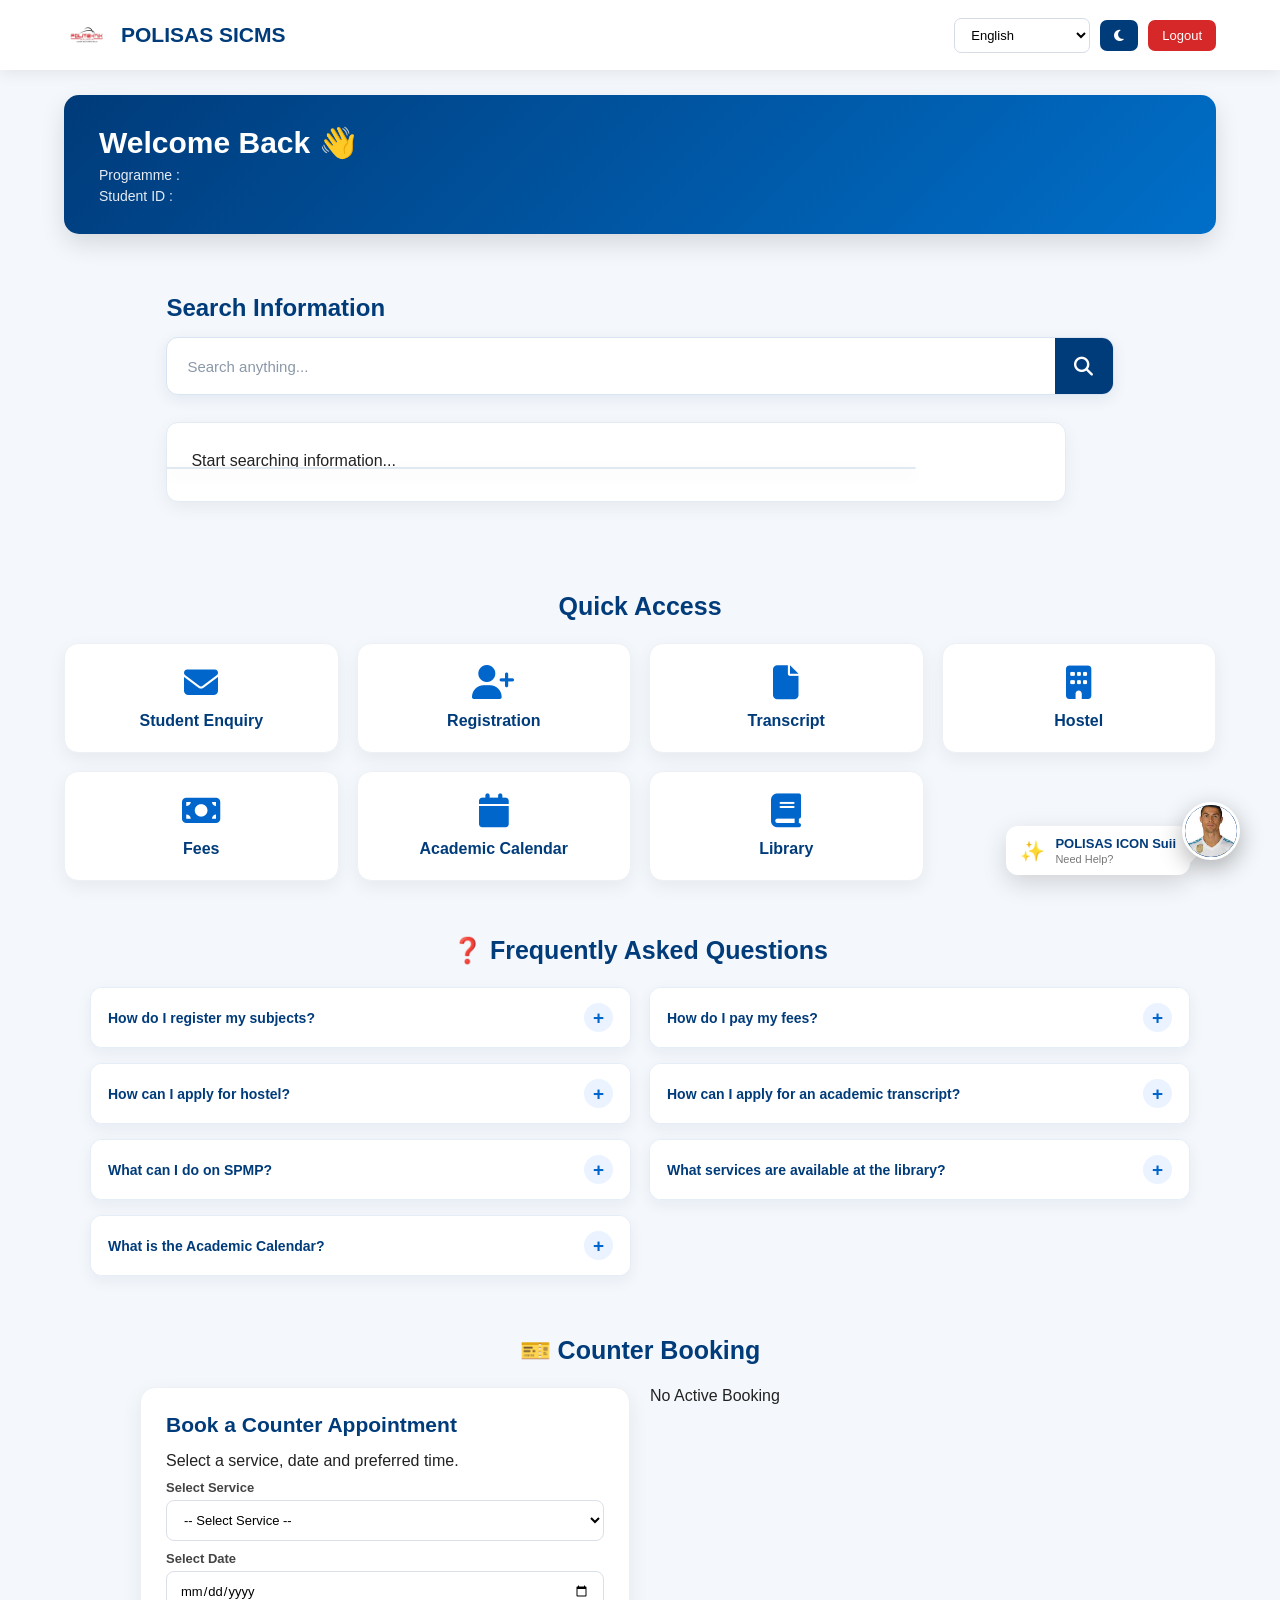
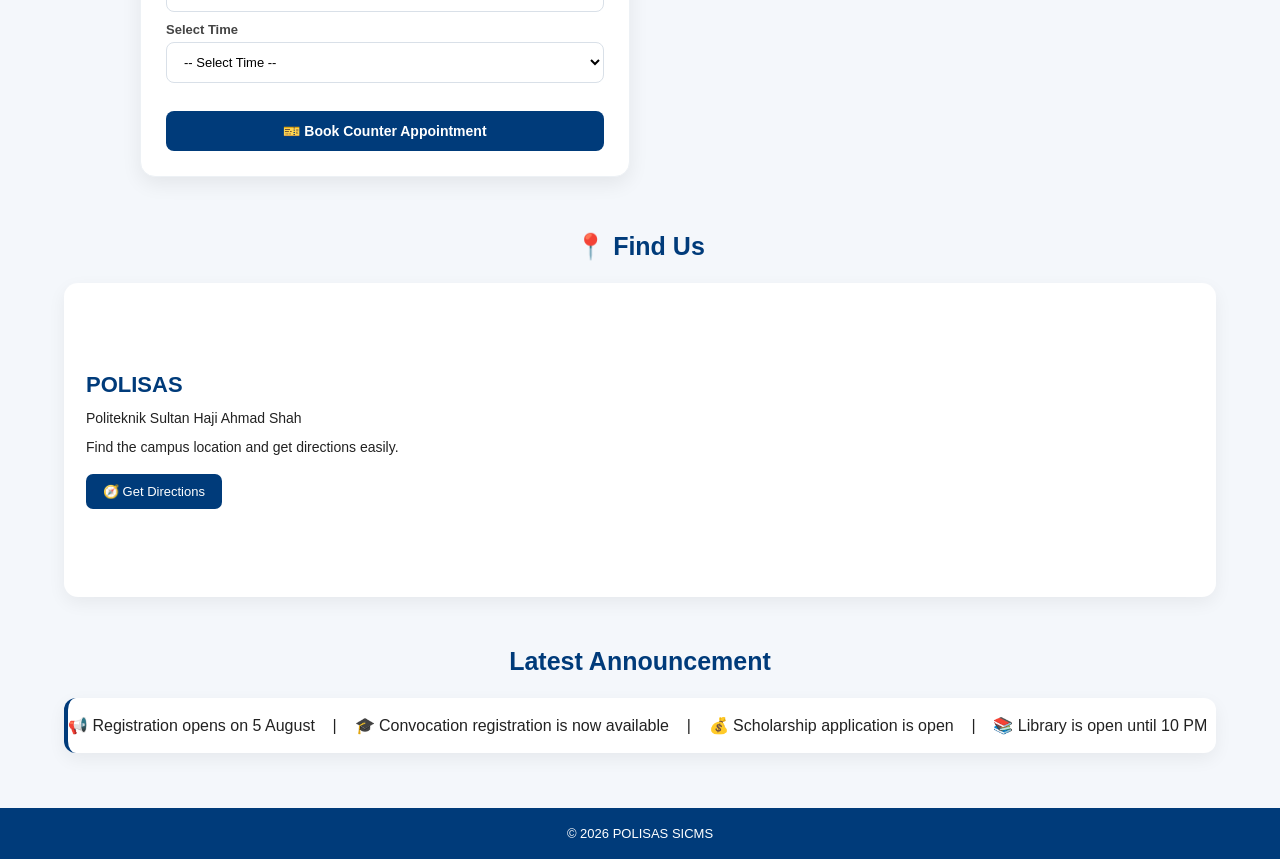
<file: index.html>
<!DOCTYPE html>
<html lang="en">

<head>

<meta charset="UTF-8">

<meta name="viewport" content="width=device-width, initial-scale=1.0">


<title>
POLISAS SICMS Dashboard
</title>


<link rel="stylesheet" href="css/style.css">


<link rel="stylesheet"
href="https://cdnjs.cloudflare.com/ajax/libs/font-awesome/6.5.2/css/all.min.css">


</head>


<body>


<!-- NAVBAR -->

<header>


<div class="logo">


<img src="images/download.png">


<h2>
POLISAS SICMS
</h2>


</div>



<div class="nav-right">


<select id="language">

<option>
English
</option>

<option>
Bahasa Melayu
</option>

</select>



<button id="darkModeBtn">

<i class="fa-solid fa-moon"></i>

</button>


<button id="logoutBtn">

Logout

</button>


</div>



</header>





<!-- WELCOME SECTION -->


<section class="welcome">


<div>


<h1 id="welcomeTitle">
Welcome Back 👋
</h1>


<h2 id="studentName">

Student Name

</h2>


<p id="studentProgramme">

Programme

</p>


<p id="studentID">

Student ID

</p>


</div>


</section>







<!-- SEARCH -->


<section class="search-section">


<h2 id="searchTitle">
Search Information
</h2>



<div class="search-box">



<input 
type="text"
id="searchInput"
placeholder="Search anything...">



<button id="searchBtn">

<i class="fa-solid fa-search"></i>

</button>


</div>

<div id="suggestions"></div>

<div id="result">

Start searching information...

</div>



</section>







<!--  ACCESS -->


<section>


<h2 class="title" id="quickAccessTitle">

======Quick Access=======

</h2>



<div class="cards">

    
<div class="card" id="studentEnquiryCard">

    <i class="fa-solid fa-envelope"></i>

    <h3>Student Enquiry</h3>

</div>




<div class="card" data-search="registration">

<i class="fa-solid fa-user-plus"></i>

<h3>
Registration
</h3>

</div>




<div class="card" data-search="transcript">

<i class="fa-solid fa-file"></i>

<h3>
Transcript
</h3>

</div>





<div class="card" data-search="hostel">

<i class="fa-solid fa-building"></i>

<h3>
Hostel
</h3>

</div>





<div class="card" data-search="fees">

<i class="fa-solid fa-money-bill"></i>

<h3>
Fees
</h3>

</div>





<div class="card" data-search="calendar">

<i class="fa-solid fa-calendar"></i>

<h3>
Academic Calendar
</h3>

</div>





<div class="card" data-search="library">

<i class="fa-solid fa-book"></i>

<h3>
Library
</h3>

</div>



</div>


</section>


<!-- STUDENT ENQUIRY FORM -->
<section class="enquiry-section" id="enquiryPanel" hidden>

    <h2 class="title">
        📝 Student Enquiry Form
    </h2>

    <div class="enquiry-container">

        <p>
            Have a question? Submit your enquiry to POLISAS counter staff.
        </p>

        <form id="enquiryForm">

            <label for="enquiryName">Student Name *</label>
            <input
                type="text"
                id="enquiryName"
                placeholder="Enter your full name"
                required
            >

            <label for="enquiryStudentID">Student ID *</label>
            <input
                type="text"
                id="enquiryStudentID"
                placeholder="Enter your student ID"
                required
            >

            <label for="enquiryTopic">Enquiry Topic *</label>
            <select id="enquiryTopic" required>
                <option value="">Select a topic</option>
                <option value="Registration">Registration</option>
                <option value="Fees">Fees / Payment</option>
                <option value="Hostel">Hostel</option>
                <option value="Transcript">Transcript</option>
                <option value="SPMP">SPMP</option>
                <option value="Academic">Academic Matters</option>
                <option value="Other">Other</option>
            </select>

            <label for="enquiryQuestion">Your Question *</label>
            <textarea
                id="enquiryQuestion"
                rows="5"
                placeholder="Describe your question here..."
                required
            ></textarea>

            <p id="enquiryStatus" role="status"></p>

            <button type="submit" class="enquiry-submit">
                <i class="fa-solid fa-paper-plane"></i>
                Submit Enquiry
            </button>

            <button
                type="button"
                id="closeEnquiry"
                class="enquiry-cancel"
            >
                Back to Dashboard
            </button>

        </form>

        

    </div>

    

</section>


<!-- ===================================
        FAQ SECTION — V8
=================================== -->

<section class="faq-section">

    <h2 class="title" id ="faqtitle">
        ❓ Frequently Asked Questions
    </h2>

    <div class="faq-container">

        <div class="faq-item">

            <button class="faq-question">
                How do I register my subjects?
                <span>+</span>
            </button>

            <div class="faq-answer">
                <p>
                    Login to the SPMP Portal, select Course Registration,
                    choose your available subjects, then confirm and submit
                    your registration.
                </p>
            </div>

        </div>


        <div class="faq-item">

            <button class="faq-question">
                How do I pay my fees?
                <span>+</span>
            </button>

            <div class="faq-answer">
                <p>
                    Check your tuition fee amount, proceed to the official
                    payment system, complete the payment and keep your receipt.
                </p>
            </div>

        </div>


        <div class="faq-item">

            <button class="faq-question">
                How can I apply for hostel?
                <span>+</span>
            </button>

            <div class="faq-answer">
                <p>
                    Prepare your student information, complete the hostel
                    application form, prepare supporting documents and submit
                    your application through the Student Affairs Department.
                </p>
            </div>

        </div>


        <div class="faq-item">

            <button class="faq-question">
                How can I apply for an academic transcript?
                <span>+</span>
            </button>

            <div class="faq-answer">
                <p>
                    Login to the student portal, select Transcript Application,
                    fill in the required details and submit your request.
                </p>
            </div>

        </div>


        <div class="faq-item">

            <button class="faq-question">
                What can I do on SPMP?
                <span>+</span>
            </button>

            <div class="faq-answer">
                <p>
                    SPMP provides access to course registration, academic
                    results, student information and announcements.
                </p>
            </div>

        </div>


        <div class="faq-item">

            <button class="faq-question">
                What services are available at the library?
                <span>+</span>
            </button>

            <div class="faq-answer">
                <p>
                    The library provides book borrowing, digital resources
                    and study facilities.
                </p>
            </div>

        </div>


        <div class="faq-item">

            <button class="faq-question">
                What is the Academic Calendar?
                <span>+</span>
            </button>

            <div class="faq-answer">
                <p>
                    The Academic Calendar contains important academic dates
                    such as semester dates, registration periods,
                    examination schedules and holidays.
                </p>
            </div>

        </div>

    </div>

</section>


<!-- ===================================
        COUNTER BOOKING SYSTEM
=================================== -->

<section class="booking-section">

    <h2 class="title">
        🎫 Counter Booking
    </h2>

    <div class="booking-container">

        <!-- BOOKING FORM -->

        <div class="booking-form">

            <h2>
                Book a Counter Appointment
            </h2>

            <p>
                Select a service, date and preferred time.
            </p>


            <!-- SERVICE -->

            <label for="bookingService">
                Select Service
            </label>

            <select id="bookingService">

                <option value="">
                    -- Select Service --
                </option>

                <option value="Student Registration">
                    Student Registration
                </option>

                <option value="Transcript">
                    Transcript
                </option>

                <option value="Fees">
                    Fees / Payment
                </option>

                <option value="Hostel">
                    Hostel
                </option>

                <option value="Student Affairs">
                    Student Affairs
                </option>

                <option value="Other">
                    Other
                </option>

            </select>


            <!-- DATE -->

            <label for="bookingDate">
                Select Date
            </label>

            <input
                type="date"
                id="bookingDate"
            >


            <!-- TIME -->

            <label for="bookingTime">
                Select Time
            </label>

            <select id="bookingTime">

                <option value="">
                    -- Select Time --
                </option>

                <option value="8:00 AM - 9:00 AM">
                    8:00 AM - 9:00 AM
                </option>

                <option value="9:00 AM - 10:00 AM">
                    9:00 AM - 10:00 AM
                </option>

                <option value="10:00 AM - 11:00 AM">
                    10:00 AM - 11:00 AM
                </option>

                <option value="11:00 AM - 12:00 PM">
                    11:00 AM - 12:00 PM
                </option>

                <option value="2:00 PM - 3:00 PM">
                    2:00 PM - 3:00 PM
                </option>

                <option value="3:00 PM - 4:00 PM">
                    3:00 PM - 4:00 PM
                </option>

            </select>


            <!-- ERROR -->

            <p
                id="bookingError"
                class="booking-error">
            </p>


            <!-- BUTTON -->

            <button
                id="bookCounterBtn"
                class="booking-btn">

                🎫 Book Counter Appointment

            </button>

        </div>


        <!-- BOOKING RESULT -->

        <div
            id="bookingResult"
            class="booking-result">

            <div class="booking-placeholder">

                <span>
                    🎫
                </span>

                <h3>
                    No Active Booking
                </h3>

                <p>
                    Your booking information
                    will appear here.
                </p>

            </div>

        </div>

    </div>

</section>

<!-- ===================================
     LOCATION / GOOGLE MAP
=================================== -->

<section class="location-section">

    <h2 class="title">
        📍 Find Us
    </h2>

    <div class="location-card">

        <div class="location-info">

            <h2>POLISAS</h2>

            <p>
                Politeknik Sultan Haji Ahmad Shah
            </p>

            <p>
                Find the campus location and
                get directions easily.
            </p>

            <a
                href="https://www.google.com/maps/search/?api=1&query=Politeknik+Sultan+Haji+Ahmad+Shah"
                target="_blank"
                class="direction-btn"
            >
                🧭 Get Directions
            </a>

        </div>

        <div class="map-container">

            <iframe
                src="https://www.google.com/maps?q=Politeknik%20Sultan%20Haji%20Ahmad%20Shah&output=embed"
                loading="lazy"
                allowfullscreen>
            </iframe>

        </div>

    </div>

</section>







<!-- ===================================
        ANNOUNCEMENT
=================================== -->

<section class="announcement-section">

    <h2 class="title" id="announcementTitle">
        Latest Announcement
    </h2>

    <div class="announcement">

        <div class="announcement-track">

            📢 Registration opens on 5 August
            &nbsp;&nbsp; | &nbsp;&nbsp;
            🎓 Convocation registration is now available
            &nbsp;&nbsp; | &nbsp;&nbsp;
            💰 Scholarship application is open
            &nbsp;&nbsp; | &nbsp;&nbsp;
            📚 Library is open until 10 PM

        </div>

    </div>

</section>

<!-- ===================================
        AI CHATBOT
=================================== -->

<div class="ai-container">

    <div class=" ai-attention">

        <span class="ai-sparkle">✨</span>

        <div>
            <strong>POLISAS ICON Suii</strong>
            <small>Need Help?</small>
        </div>

    </div>



<button id="chatbot">

    <img src="images/images.jpg" alt="Ronaldo AI Assistant">

</button>



<div class="chat-window" id="chatWindow">



<div class="chat-header">


<div>

🤖 POLISAS AI Assistant

</div>


<span id="closeChat">

×

</span>


</div>





<div class="chat-body" id="chatBody">



<div class="bot-message">


Hello 👋

<br><br>

I am <b>POLISAS AI Assistant</b>.

<br><br>

I can help you with:

<br>

✅ Registration

<br>

✅ Fees

<br>

✅ Hostel

<br>

✅ Transcript

<br>

✅ SPMP

<br>

✅ Academic Calendar

<br><br>

How can I help you today?


</div>



</div>





<div class="chat-suggestion">

    <button type="button" data-question="How do I register my subjects?">
        Registration
    </button>

    <button type="button" data-question="How do I pay my fees?">
        Fees
    </button>

    <button type="button" data-question="How do I apply for hostel?">
        Hostel
    </button>

    <button type="button" data-question="What can I do on SPMP?">
        SPMP
    </button>

</div>




<div class="chat-input">


<input

type="text"

id="chatInput"

placeholder="Ask me anything..."

>



<button id="sendChat">

<i class="fa-solid fa-paper-plane"></i>

</button>


</div>



</div>


</div>




<footer>


© 2026 POLISAS SICMS


</footer>



<script src="js/information.js"></script>
<script src="js/script.js"></script>
<script src="js/language.js"></script>


</body>

</html>
</file>
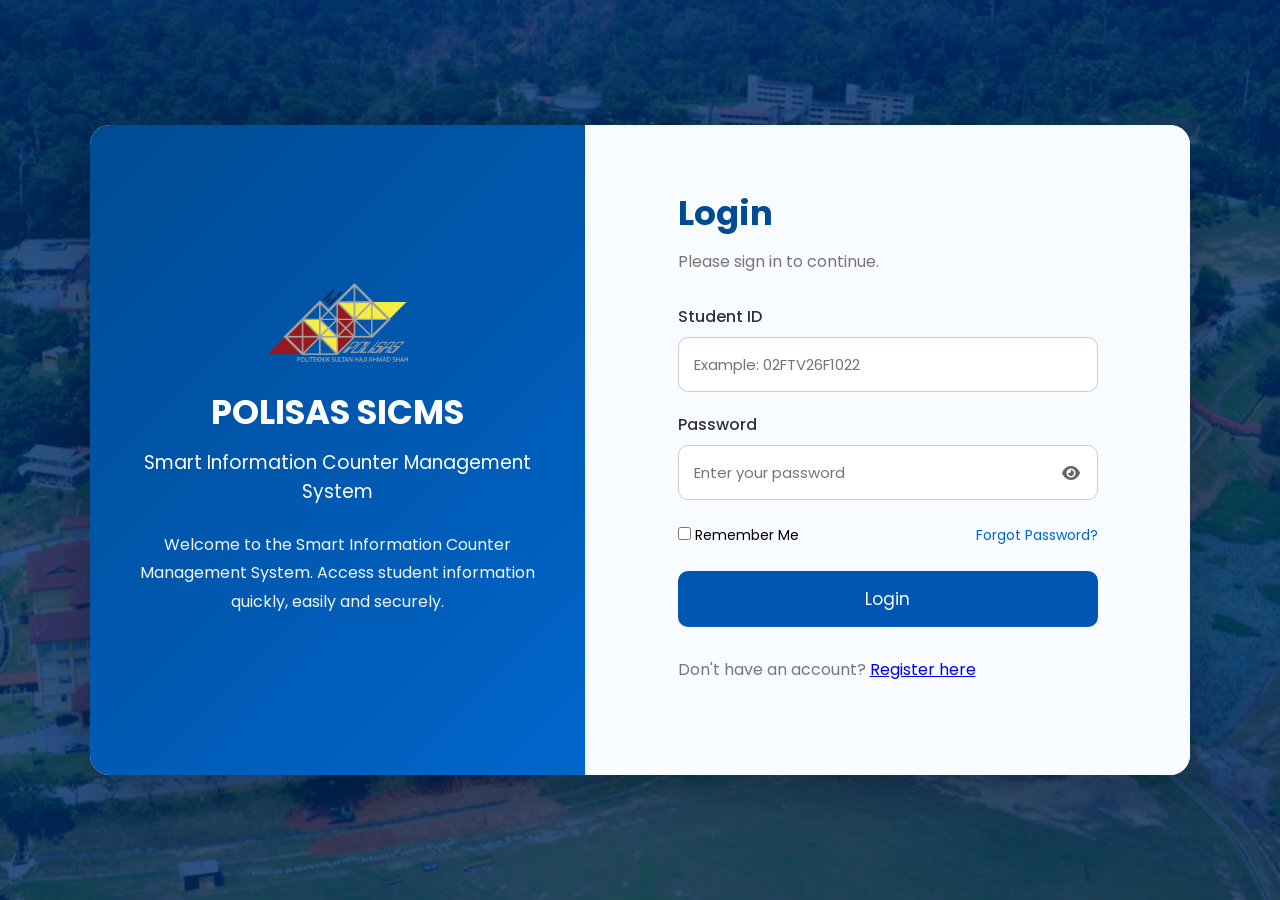
<file: login.html>
<!DOCTYPE html>
<html lang="en">

<head>

    <meta charset="UTF-8">

    <meta
        name="viewport"
        content="width=device-width, initial-scale=1.0">

    <title>POLISAS SICMS | Login</title>

    <link
        rel="stylesheet"
        href="css/login.css">

    <!-- Font Awesome -->
    <link
        rel="stylesheet"
        href="https://cdnjs.cloudflare.com/ajax/libs/font-awesome/6.5.2/css/all.min.css">

</head>


<body>


<div class="login-container">


    <!-- ===================================== -->
    <!-- LEFT PANEL -->
    <!-- ===================================== -->

    <div class="left-panel">


        <img
            src="images/logo.png"
            alt="POLISAS Logo"
            class="logo">


        <h1>
            POLISAS SICMS
        </h1>


        <h3>
            Smart Information Counter Management System
        </h3>


        <p>
            Welcome to the Smart Information Counter Management System.
            Access student information quickly, easily and securely.
        </p>


    </div>

<!-- ======================================= -->
<!-- FORGOT PASSWORD SECTION -->
<!-- ======================================= -->

<div class="login-box" id="forgotPasswordSection" style="display:none;">

    <h2>Reset Password</h2>

    <p>Enter your Student ID to reset your password.</p>

    <form id="forgotPasswordForm">

        <div class="input-group">

            <label>Student ID</label>

            <input
                type="text"
                id="forgotStudentID"
                placeholder="Example: 02FTV26F1022"
            >

        </div>


        <div
            class="input-group"
            id="newPasswordGroup"
            style="display:none;"
        >

            <label>New Password</label>

            <div class="password-box">

                <input
                    type="password"
                    id="newPassword"
                    placeholder="Enter new password"
                >

            </div>

        </div>


        <div
            class="input-group"
            id="confirmNewPasswordGroup"
            style="display:none;"
        >

            <label>Confirm New Password</label>

            <div class="password-box">

                <input
                    type="password"
                    id="confirmNewPassword"
                    placeholder="Confirm new password"
                >

            </div>

        </div>


        <button
            type="submit"
            id="forgotPasswordBtn"
        >
            Find Account
        </button>


        <p id="forgotPasswordMessage"></p>


        <p class="back-login">

            <a href="#" id="backToLogin">
                ← Back to Login
            </a>

        </p>

    </form>

</div>

    

    <!-- ===================================== -->
    <!-- RIGHT PANEL -->
    <!-- ===================================== -->

    <div class="right-panel">


        <div class="login-box">


            <!-- ================================= -->
            <!-- LOGIN FORM -->
            <!-- ================================= -->

            <div id="loginSection">


                <h2>
                    Login
                </h2>


                <p>
                    Please sign in to continue.
                </p>


                <form id="loginForm">


                    <!-- STUDENT ID -->

                    <div class="input-group">

                        <label>
                            Student ID
                        </label>


                        <input
                            type="text"
                            id="studentID"
                            placeholder="Example: 02FTV26F1022">


                    </div>



                    <!-- PASSWORD -->

                    <div class="input-group">

                        <label>
                            Password
                        </label>


                        <div class="password-box">

                            <input
                                type="password"
                                id="password"
                                placeholder="Enter your password">


                            <i
                                class="fa-solid fa-eye"
                                id="togglePassword">
                            </i>

                        </div>

                    </div>



                    <!-- OPTIONS -->

                    <div class="options">


                        <label>

                            <input
                                type="checkbox"
                                id="rememberMe">

                            Remember Me

                        </label>


                        <a href="#" id="forgotPasswordLink">Forgot Password?</a>


                    </div>



                    <!-- LOGIN BUTTON -->

                    <button
                        type="submit"
                        id="loginBtn">

                        Login

                    </button>



                    <p id="errorMessage"></p>


                </form>



                <!-- REGISTER LINK -->

                <div class="register-link">

                    <p>
                        Don't have an account?
                        <a
                            href="#"
                            id="showRegister">
                            Register here
                        </a>
                    </p>

                </div>


            </div>



            <!-- ================================= -->
            <!-- REGISTER FORM -->
            <!-- ================================= -->

            <div
                id="registerSection"
                style="display:none;">


                <h2>
                    Create Account
                </h2>


                <p>
                    Register your POLISAS student account.
                </p>


                <form id="registerForm">


                    <!-- FULL NAME -->

                    <div class="input-group">

                        <label>
                            Full Name
                        </label>


                        <input
                            type="text"
                            id="registerName"
                            placeholder="Enter your full name">

                    </div>



                    <!-- STUDENT ID -->

                    <div class="input-group">

                        <label>
                            Student ID
                        </label>


                        <input
                            type="text"
                            id="registerStudentID"
                            placeholder="Example: 02FTV26F1022">

                    </div>



                    <!-- PROGRAMME -->

                    <div class="input-group">

                        <label>
                            Programme
                        </label>


                        <input
                            type="text"
                            id="registerProgramme"
                            placeholder="Example: Foundation of Engineering Technology">

                    </div>



                    <!-- PASSWORD -->

                    <div class="input-group">

                        <label>
                            Password
                        </label>


                        <div class="password-box">

                            <input
                                type="password"
                                id="registerPassword"
                                placeholder="Create a password">


                            <i
                                class="fa-solid fa-eye"
                                id="toggleRegisterPassword">
                            </i>

                        </div>

                    </div>



                    <!-- CONFIRM PASSWORD -->

                    <div class="input-group">

                        <label>
                            Confirm Password
                        </label>


                        <input
                            type="password"
                            id="confirmPassword"
                            placeholder="Confirm your password">

                    </div>



                    <!-- REGISTER BUTTON -->

                    <button
                        type="submit"
                        id="registerBtn">

                        Create Account

                    </button>


                    <p id="registerMessage"></p>


                </form>



                <!-- BACK TO LOGIN -->

                <div class="register-link">

                    <p>

                        Already have an account?

                        <a
                            href="#"
                            id="showLogin">

                            Login here

                        </a>

                    </p>

                </div>


            </div>


        </div>


    </div>


</div>



<!-- ===================================== -->
<!-- JAVASCRIPT -->
<!-- ===================================== -->

<script src="js/database.js"></script>

<script src="js/login.js"></script>


</body>

</html>
</file>
<file: css/style.css>
/* =========================================================
   POLISAS SICMS
   PROFESSIONAL SPMP PORTAL STYLE
========================================================= */


/* =========================================================
   RESET
========================================================= */

*{
    margin:0;
    padding:0;
    box-sizing:border-box;
    font-family:'Poppins','Segoe UI',sans-serif;
}

html{
    scroll-behavior:smooth;
}

body{
    background:#f4f7fb;
    color:#222;
    transition:.3s;
}


/* =========================================================
   NAVBAR
========================================================= */

header{
    width:100%;
    min-height:70px;

    background:white;

    display:flex;
    justify-content:space-between;
    align-items:center;

    padding:0 5%;

    box-shadow:0 3px 15px rgba(0,0,0,.08);

    position:sticky;
    top:0;
    z-index:1000;
}


/* LOGO */

.logo{
    display:flex;
    align-items:center;
    gap:12px;
}

.logo img{
    width:45px;
}

.logo h2{
    color:#003b7a;
    font-size:21px;
}


/* NAV RIGHT */

.nav-right{
    display:flex;
    align-items:center;
    gap:10px;
}


/* LANGUAGE */

select{
    padding:8px 12px;

    border-radius:7px;

    border:1px solid #d5dce5;

    background:white;

    cursor:pointer;

    font-size:13px;
}


/* NAV BUTTONS */

#darkModeBtn,
#logoutBtn{
    padding:8px 14px;

    border:none;

    border-radius:7px;

    cursor:pointer;

    background:#003b7a;

    color:white;

    font-size:13px;

    transition:.2s;
}

#logoutBtn{
    background:#d62828;
}

#darkModeBtn:hover,
#logoutBtn:hover{
    transform:translateY(-1px);
    opacity:.9;
}


/* =========================================================
   WELCOME
========================================================= */

.welcome{
    margin:25px 5%;

    background:
    linear-gradient(
        135deg,
        #003b7a,
        #006fc9
    );

    color:white;

    border-radius:15px;

    padding:30px 35px;

    box-shadow:
    0 10px 25px rgba(0,0,0,.12);
}

.welcome h1{
    font-size:30px;
}

.welcome h2{
    margin-top:7px;
    font-size:22px;
}

.welcome p{
    margin-top:5px;
    opacity:.9;
    font-size:14px;
}


/* ==========================================
   PROFESSIONAL SEARCH
========================================== */

.search-section{

    margin:35px 8% 40px;

}


.search-section h2{

    color:#003b7a;

    margin-bottom:15px;

    font-size:24px;

    font-weight:600;

}


/* SEARCH AREA */

.search-container{

    position:relative;

    max-width:900px;

}


/* SEARCH BOX */

.search-box{

    width:100%;

    height:58px;

    display:flex;

    align-items:center;

    background:white;

    border:1px solid #d9e4f2;

    border-radius:12px;

    overflow:hidden;

    box-shadow:
    0 4px 15px rgba(0,59,122,.08);

    transition:.25s ease;

}


/* FOCUS EFFECT */

.search-box:focus-within{

    border-color:#0077cc;

    box-shadow:
    0 0 0 4px rgba(0,119,204,.10),
    0 6px 20px rgba(0,59,122,.10);

}


/* SEARCH INPUT */

.search-box input{

    flex:1;

    height:100%;

    padding:0 20px;

    border:none;

    outline:none;

    background:transparent;

    color:#222;

    font-size:15px;

    font-family:
    'Poppins','Segoe UI',sans-serif;

}


.search-box input::placeholder{

    color:#8a98a8;

}


/* SEARCH BUTTON */

.search-box button{

    width:58px;

    height:58px;

    border:none;

    background:#003b7a;

    color:white;

    cursor:pointer;

    display:flex;

    align-items:center;

    justify-content:center;

    font-size:19px;

    transition:.25s ease;

}


.search-box button:hover{

    background:#0066b3;

}


/* SEARCH RESULT */

#result{

    margin-top:18px;

    max-width:900px;

    background:white;

    padding:24px;

    border-radius:12px;

    min-height:80px;

    border:1px solid #e3ebf5;

    box-shadow:
    0 5px 18px rgba(0,0,0,.06);

    line-height:1.7;

}


#result h2{

    color:#003b7a;

    margin-bottom:12px;

}


#result h3{

    color:#003b7a;

}


/* SEARCH SUGGESTIONS */

#suggestions{

    position:absolute;

    top:65px;

    left:0;

    width:100%;

    max-width:900px;

    background:white;

    border:1px solid #e0e8f2;

    border-radius:12px;

    box-shadow:
    0 10px 30px rgba(0,0,0,.12);

    overflow:hidden;

    z-index:500;

}


/* SUGGESTION ITEM */

.suggestion-item{

    padding:13px 18px;

    cursor:pointer;

    border-bottom:1px solid #edf1f6;

    color:#333;

    font-size:14px;

    transition:.2s ease;

}


.suggestion-item:last-child{

    border-bottom:none;

}


.suggestion-item:hover{

    background:#f3f8ff;

    color:#003b7a;

    padding-left:22px;

}


/* ==========================================
   SEARCH MOBILE
========================================== */

@media(max-width:800px){

    .search-section{

        margin:30px 5% 35px;

    }


    .search-section h2{

        font-size:21px;

    }


    .search-box{

        height:54px;

    }


    .search-box button{

        width:54px;

        height:54px;

    }


    .search-box input{

        font-size:14px;

        padding:0 16px;

    }


    #suggestions{

        top:61px;

    }

}
/* =========================================================
   SEARCH SUGGESTIONS
========================================================= */

#suggestions{
    max-width:750px;

    background:white;

    border-radius:9px;

    margin-top:7px;

    box-shadow:
    0 5px 15px rgba(0,0,0,.1);

    overflow:hidden;

    position:relative;

    z-index:100;
}

.suggestion-item{
    padding:11px 16px;

    cursor:pointer;

    border-bottom:1px solid #eee;

    font-size:14px;
}

.suggestion-item:hover{
    background:#f0f6ff;
}


/* =========================================================
   GENERAL SECTIONS
========================================================= */

section{
    padding:25px 5%;
}

.title{
    text-align:center;

    color:#003b7a;

    margin-bottom:22px;

    font-size:25px;
}


/* =========================================================
   QUICK ACCESS
========================================================= */

.cards{
    display:grid;

    grid-template-columns:
    repeat(4,1fr);

    gap:18px;
}

.card{
    background:white;

    padding:22px 15px;

    text-align:center;

    border-radius:14px;

    cursor:pointer;

    transition:.25s;

    box-shadow:
    0 6px 18px rgba(0,0,0,.06);

    border:1px solid #edf1f5;
}

.card:hover{
    transform:translateY(-5px);

    box-shadow:
    0 10px 25px rgba(0,0,0,.1);
}

.card i{
    font-size:34px;

    color:#0066cc;

    margin-bottom:12px;
}

.card h3{
    color:#003b7a;
    font-size:16px;
}

.card p{
    font-size:13px;
    margin-top:5px;
    color:#666;
}


/* =========================================================
   LATEST ANNOUNCEMENT
   CONTINUOUS RIGHT → LEFT MARQUEE
========================================================= */

.announcement{

    width:100%;

    height:55px;

    background:white;

    border-radius:12px;

    overflow:hidden;

    position:relative;

    display:flex;

    align-items:center;

    box-shadow:
    0 6px 18px rgba(0,0,0,.06);

    border-left:4px solid #003b7a;

}


/* MOVING TRACK */

.announcement-track{

    display:flex;

    width:max-content;

    white-space:nowrap;

    animation:
    announcementScroll
    10s
    linear
    infinite;

}


/* EACH COPY */

.announcement-content{

    display:flex;

    align-items:center;

    white-space:nowrap;

    padding-right:80px;

    font-size:14px;

    font-weight:500;

    color:#333;

}


/* ICON */

.announcement-content::before{

    content:"📢";

    margin-right:10px;

    font-size:17px;

}


/* ANIMATION */

@keyframes announcementScroll{

    from{

        transform:translateX(0);

    }

    to{

        transform:translateX(-50%);

    }

}


/* PAUSE WHEN HOVER */

.announcement:hover
.announcement-track{

    animation-play-state:paused;

}


/* =========================================================
   DARK MODE ANNOUNCEMENT
========================================================= */

.dark .announcement{

    background:#222;

    border-left-color:#0066cc;

}


.dark .announcement-content{

    color:#eee;

}


/* =========================================================
   MOBILE ANNOUNCEMENT
========================================================= */

@media(max-width:600px){

    .announcement{

        height:50px;

    }

    .announcement-content{

        font-size:12px;

        padding-right:60px;

    }

}
/* =========================================================
   LOCATION
========================================================= */

.location-section{
    padding:25px 5%;
}

.location-card{
    background:white;

    border-radius:14px;

    padding:22px;

    display:grid;

    grid-template-columns:
    1fr 1.5fr;

    gap:20px;

    box-shadow:
    0 6px 18px rgba(0,0,0,.06);
}

.location-info{
    display:flex;

    flex-direction:column;

    justify-content:center;
}

.location-info h2{
    color:#003b7a;

    margin-bottom:10px;

    font-size:22px;
}

.location-info p{
    margin-bottom:8px;

    line-height:1.5;

    font-size:14px;
}

.direction-btn{
    display:inline-block;

    width:max-content;

    margin-top:8px;

    padding:10px 17px;

    background:#003b7a;

    color:white;

    text-decoration:none;

    border-radius:7px;

    font-size:13px;
}

.direction-btn:hover{
    opacity:.85;
}

.map-container{
    width:100%;

    height:270px;

    border-radius:12px;

    overflow:hidden;
}

.map-container iframe{
    width:100%;
    height:100%;
    border:0;
}


/* =========================================================
   FAQ
   2 COLUMN PROFESSIONAL LAYOUT
========================================================= */

.faq-section{
    padding:30px 5%;
}

.faq-container{

    max-width:1100px;

    margin:0 auto;

    display:grid;

    grid-template-columns:
    repeat(2,1fr);

    gap:15px 18px;

    align-items:start;
}


/* FAQ CARD */

.faq-item{
    background:white;

    border-radius:12px;

    overflow:hidden;

    border:1px solid #e5edf7;

    box-shadow:
    0 5px 15px rgba(0,59,122,.06);

    transition:.25s;
}

.faq-item:hover{
    transform:translateY(-2px);

    box-shadow:
    0 8px 20px rgba(0,59,122,.1);
}


/* QUESTION */

.faq-question{
    width:100%;

    min-height:58px;

    padding:15px 17px;

    border:none;

    background:white;

    color:#003b7a;

    font-family:
    'Poppins','Segoe UI',sans-serif;

    font-size:14px;

    font-weight:600;

    text-align:left;

    cursor:pointer;

    display:flex;

    justify-content:space-between;

    align-items:center;

    gap:12px;

    transition:.2s;
}

.faq-question:hover{
    background:#f7faff;
}


/* PLUS */

.faq-question span{

    min-width:29px;

    height:29px;

    display:flex;

    align-items:center;

    justify-content:center;

    border-radius:50%;

    background:#eaf3ff;

    color:#0066cc;

    font-size:19px;

    transition:.3s;
}


/* ANSWER */

.faq-answer{
    max-height:0;

    overflow:hidden;

    padding:0 17px;

    color:#555;

    line-height:1.6;

    font-size:13px;

    transition:
    max-height .3s ease,
    padding .3s ease;
}

.faq-answer p{
    margin:0;
    padding-bottom:17px;
}


/* ACTIVE */

.faq-item.active{
    border-color:#cfe3ff;
}

.faq-item.active .faq-question{
    background:#f7faff;
}

.faq-item.active .faq-question span{
    transform:rotate(45deg);

    background:#003b7a;

    color:white;
}

.faq-item.active .faq-answer{
    max-height:250px;

    padding-top:4px;
}


/* =========================================================
   BOOKING SYSTEM
========================================================= */

.booking-section{
    padding:30px 5%;
}


/* BOOKING FORM */

.booking-container{
    max-width:1000px;

    margin:auto;

    display:grid;

    grid-template-columns:
    1fr 1fr;

    gap:20px;
}


/* BOOKING CARD */

.booking-card,
.booking-form,
.booking-panel{

    background:white;

    border-radius:15px;

    padding:25px;

    box-shadow:
    0 7px 20px rgba(0,0,0,.07);

    border:1px solid #edf1f5;
}


/* FORM TITLE */

.booking-card h2,
.booking-form h2{
    color:#003b7a;

    margin-bottom:15px;

    font-size:21px;
}


/* BOOKING INPUT */

.booking-form label{
    display:block;

    margin-top:10px;

    margin-bottom:5px;

    font-size:13px;

    font-weight:600;

    color:#444;
}

.booking-form select,
.booking-form input{

    width:100%;

    padding:11px 13px;

    border:1px solid #d9e0e8;

    border-radius:8px;

    outline:none;

    font-size:13px;

    background:white;
}

.booking-form select:focus,
.booking-form input:focus{
    border-color:#0066cc;
}


/* BOOK BUTTON */

#bookCounterBtn{

    width:100%;

    margin-top:18px;

    padding:12px;

    border:none;

    border-radius:8px;

    background:#003b7a;

    color:white;

    font-size:14px;

    font-weight:600;

    cursor:pointer;

    transition:.2s;
}

#bookCounterBtn:hover{
    background:#0066cc;

    transform:translateY(-1px);
}


/* BOOKING ERROR */

#bookingError{
    color:#d62828;

    font-size:13px;

    margin-top:10px;

    text-align:center;
}


/* =========================================================
   ACTIVE BOOKING
========================================================= */

.active-booking{

    background:
    linear-gradient(
        145deg,
        #003b7a,
        #006fc9
    );

    color:white;

    border-radius:15px;

    padding:25px;

    text-align:center;

    box-shadow:
    0 12px 25px rgba(0,59,122,.2);

    animation:
    bookingAppear .35s ease;
}

@keyframes bookingAppear{

    from{
        opacity:0;
        transform:translateY(10px);
    }

    to{
        opacity:1;
        transform:translateY(0);
    }

}

.booking-icon{
    font-size:32px;

    margin-bottom:5px;
}

.active-booking h3{
    font-size:15px;

    letter-spacing:1px;

    opacity:.9;
}


/* QUEUE NUMBER */

.queue-number{

    margin:15px auto;

    padding:12px;

    background:rgba(255,255,255,.12);

    border:1px solid rgba(255,255,255,.2);

    border-radius:12px;

    font-size:36px;

    font-weight:700;

    letter-spacing:3px;
}

.queue-number span{

    display:block;

    font-size:11px;

    font-weight:400;

    letter-spacing:0;

    opacity:.8;
}


/* BOOKING DETAILS */

.booking-details{

    text-align:left;

    background:rgba(255,255,255,.1);

    border-radius:10px;

    padding:12px 15px;

    margin-top:10px;
}

.booking-details p{

    margin:7px 0;

    font-size:13px;
}


/* STATUS */

.booking-status{

    margin-top:15px;

    padding:9px;

    border-radius:8px;

    background:rgba(255,255,255,.12);

    font-size:13px;
}


/* CANCEL */

.cancel-booking-btn{

    margin-top:15px;

    padding:9px 15px;

    border:none;

    border-radius:7px;

    background:#d62828;

    color:white;

    cursor:pointer;

    font-size:12px;

    transition:.2s;
}

.cancel-booking-btn:hover{
    background:#b51f1f;
}


/* PLACEHOLDER */

.booking-placeholder{

    text-align:center;

    padding:40px 20px;

    color:#777;
}

.booking-placeholder span{

    display:block;

    font-size:40px;

    margin-bottom:10px;
}

.booking-placeholder h3{

    color:#003b7a;

    margin-bottom:5px;
}

.booking-placeholder p{
    font-size:13px;
}


/* =========================================================
   AI CHATBOT
========================================================= */

.ai-container{

    position:fixed;

    right:20px;

    bottom:20px;

    z-index:2000;
}


/* SMALL AI BUTTON */

#chatbot{

    position:fixed;

    right:20px;

    bottom:20px;

    width:50px;

    height:50px;

    border-radius:50%;

    border:none;

    background:#003b7a;

    color:white;

    font-size:22px;

    cursor:pointer;

    box-shadow:
    0 7px 18px rgba(0,0,0,.25);

    transition:.25s;

    display:flex;

    align-items:center;

    justify-content:center;

    overflow:hidden;
}

#chatbot:hover{
    transform:scale(1.08);
}


/* IF RONALDO IMAGE IS INSIDE BUTTON */

#chatbot img{

    width:100%;

    height:100%;

    object-fit:cover;

    border-radius:50%;
}


/* CHAT WINDOW */

.chat-window{

    width:350px;

    height:480px;

    background:white;

    border-radius:18px;

    position:absolute;

    bottom:65px;

    right:0;

    display:none;

    overflow:hidden;

    box-shadow:
    0 15px 40px rgba(0,0,0,.2);

    animation:
    chatOpen .25s ease;
}

@keyframes chatOpen{

    from{
        opacity:0;
        transform:translateY(15px) scale(.97);
    }

    to{
        opacity:1;
        transform:translateY(0) scale(1);
    }
}


/* CHAT HEADER */

.chat-header{

    height:58px;

    background:
    linear-gradient(
        135deg,
        #003b7a,
        #0077cc
    );

    color:white;

    display:flex;

    align-items:center;

    justify-content:space-between;

    padding:15px 17px;

    font-size:15px;

    font-weight:bold;
}

#closeChat{
    cursor:pointer;

    font-size:22px;
}


/* CHAT BODY */

.chat-body{

    height:285px;

    padding:15px;

    overflow-y:auto;

    background:#f7faff;
}


/* MESSAGES */

.bot-message,
.user-message{

    padding:9px 12px;

    border-radius:15px;

    margin-bottom:10px;

    max-width:85%;

    line-height:1.45;

    font-size:12px;
}

.bot-message{
    background:#e8f2ff;
    color:#222;
}

.user-message{
    background:#003b7a;
    color:white;
    margin-left:auto;
}


/* QUICK QUESTIONS */

.chat-suggestion{

    display:flex;

    gap:6px;

    padding:8px;

    overflow-x:auto;

    background:white;
}

.chat-suggestion button{

    border:none;

    background:#e5f0ff;

    color:#003b7a;

    padding:6px 10px;

    border-radius:15px;

    cursor:pointer;

    white-space:nowrap;

    font-size:11px;
}

.chat-suggestion button:hover{
    background:#003b7a;
    color:white;
}


/* CHAT INPUT */

.chat-input{

    display:flex;

    padding:10px;

    border-top:1px solid #ddd;

    background:white;
}

.chat-input input{

    flex:1;

    padding:9px 13px;

    border-radius:20px;

    border:1px solid #ccc;

    outline:none;

    font-size:12px;
}

.chat-input button{

    width:38px;

    height:38px;

    margin-left:7px;

    border-radius:50%;

    border:none;

    background:#003b7a;

    color:white;

    cursor:pointer;
}



/* ==========================================
   AI ASSISTANT ATTENTION SYSTEM
========================================== */

.ai-assistant-container{

    position:fixed;

    right:30px;

    bottom:30px;

    z-index:3000;

}


/* ==========================================
   AI BUTTON
========================================== */

#chatbot{

    position:relative;

    width:58px;

    height:58px;

    border-radius:50%;

    border:3px solid white;

    background:#003b7a;

    color:white;

    font-size:25px;

    cursor:pointer;

    display:flex;

    align-items:center;

    justify-content:center;

    box-shadow:

    0 8px 25px rgba(0,0,0,.3);

    transition:.3s ease;

}


/* HOVER */

#chatbot:hover{

    transform:scale(1.08);

    background:#0066cc;

}


/* ==========================================
   PULSING RING
========================================== */

.ai-pulse{

    position:absolute;

    inset:-7px;

    border-radius:50%;

    border:2px solid #0077cc;

    animation:
    aiPulse 2s infinite;

    pointer-events:none;

}


@keyframes aiPulse{

    0%{

        transform:scale(.9);

        opacity:.8;

    }

    70%{

        transform:scale(1.25);

        opacity:0;

    }

    100%{

        transform:scale(1.25);

        opacity:0;

    }

}


/* ==========================================
   AI ATTENTION LABEL
========================================== */

.ai-attention{

    position:absolute;

    right:70px;

    bottom:5px;

    display:flex;

    align-items:center;

    gap:10px;

    padding:10px 14px;

    background:white;

    border-radius:12px;

    box-shadow:

    0 8px 25px rgba(0,0,0,.15);

    white-space:nowrap;

    animation:

    aiAttention 4s ease-in-out infinite;

}


/* LITTLE ARROW */

.ai-attention::after{

    content:"";

    position:absolute;

    right:-7px;

    bottom:15px;

    width:14px;

    height:14px;

    background:white;

    transform:rotate(45deg);

}


/* TEXT */

.ai-attention strong{

    display:block;

    color:#003b7a;

    font-size:13px;

}


.ai-attention small{

    display:block;

    color:#777;

    font-size:11px;

    margin-top:2px;

}


/* SPARKLE */

.ai-sparkle{

    font-size:20px;

    animation:

    sparkle 1.5s ease-in-out infinite;

}


/* LABEL ANIMATION */

@keyframes aiAttention{

    0%,
    100%{

        opacity:0;

        transform:
        translateX(15px)
        scale(.95);

    }

    15%,
    75%{

        opacity:1;

        transform:
        translateX(0)
        scale(1);

    }

    90%{

        opacity:0;

        transform:
        translateX(15px)
        scale(.95);

    }

}


/* SPARKLE ANIMATION */

@keyframes sparkle{

    0%,
    100%{

        transform:rotate(0deg)
        scale(1);

    }

    50%{

        transform:rotate(15deg)
        scale(1.2);

    }

}


/* =========================================================
   FOOTER
========================================================= */

footer{

    margin-top:30px;

    background:#003b7a;

    color:white;

    text-align:center;

    padding:18px;

    font-size:13px;
}


/* =========================================================
   DARK MODE
========================================================= */

.dark{
    background:#121212;
    color:white;
}

.dark header{
    background:#1e1e1e;
}

.dark select{
    background:#222;
    color:white;
    border-color:#444;
}

.dark .search-box{
    background:#222;
}

.dark .search-box input{
    background:#222;
    color:white;
}

.dark #result{
    background:#222;
    color:white;
}

.dark .card{
    background:#222;
    color:white;
    border-color:#333;
}

.dark .card h3{
    color:white;
}

.dark .card p{
    color:#bbb;
}

.dark .announcement{
    background:#222;
}

.dark .location-card{
    background:#222;
    color:white;
}

.dark .location-info h2{
    color:white;
}

.dark .faq-item{
    background:#222;
    border-color:#333;
}

.dark .faq-question{
    background:#222;
    color:white;
}

.dark .faq-question:hover{
    background:#292929;
}

.dark .faq-item.active .faq-question{
    background:#292929;
}

.dark .faq-answer{
    color:#ddd;
}

.dark .faq-question span{
    background:#333;
    color:#8fc7ff;
}

.dark .faq-item.active .faq-question span{
    background:#0066cc;
    color:white;
}


/* BOOKING DARK */

.dark .booking-card,
.dark .booking-form,
.dark .booking-panel{
    background:#222;

    color:white;

    border-color:#333;
}

.dark .booking-form label{
    color:#ddd;
}

.dark .booking-form select,
.dark .booking-form input{
    background:#292929;

    color:white;

    border-color:#444;
}

.dark .booking-placeholder h3{
    color:#8fc7ff;
}


/* CHAT DARK */

.dark .chat-window{
    background:#1e1e1e;
}

.dark .chat-body{
    background:#181818;
}

.dark .chat-input{
    background:#1e1e1e;

    border-color:#444;
}

.dark .chat-input input{
    background:#222;

    color:white;

    border-color:#555;
}

.dark .bot-message{
    background:#2b3d52;

    color:white;
}


/* =========================================================
   TABLET
========================================================= */

@media(max-width:900px){

    .cards{
        grid-template-columns:
        repeat(2,1fr);
    }

    .faq-container{
        grid-template-columns:1fr;
    }

    .booking-container{
        grid-template-columns:1fr;
    }

    .location-card{
        grid-template-columns:1fr;
    }

}


/* =========================================================
   MOBILE
========================================================= */

@media(max-width:600px){

    header{

        flex-direction:column;

        padding:15px;

        gap:10px;

    }

    .nav-right{
        flex-wrap:wrap;
        justify-content:center;
    }

    .welcome{
        margin:18px 4%;
        padding:23px;
    }

    .welcome h1{
        font-size:25px;
    }

    .welcome h2{
        font-size:19px;
    }

    .search-section{
        margin:22px 4%;
    }

    section{
        padding:20px 4%;
    }

    .cards{
        grid-template-columns:
        repeat(2,1fr);

        gap:10px;
    }

    .card{
        padding:18px 10px;
    }

    .card i{
        font-size:28px;
    }

    .card h3{
        font-size:14px;
    }

    .location-section{
        padding:20px 4%;
    }

    .map-container{
        height:230px;
    }

    .faq-section{
        padding:20px 4%;
    }

    .faq-container{
        grid-template-columns:1fr;
    }

    .chat-window{
        width:calc(100vw - 30px);

        height:70vh;

        right:15px;

        bottom:60px;
    }

    #chatbot{
        width:48px;
        height:48px;

        right:15px;
        bottom:15px;
    }

}


/* =========================================================
   SMALL MOBILE
========================================================= */

@media(max-width:400px){

    .cards{
        grid-template-columns:1fr;
    }

    .logo h2{
        font-size:18px;
    }

    .logo img{
        width:40px;
    }

}


@media(max-width:600px){

    .ai-assistant-container{

        right:18px;

        bottom:18px;

    }


    #chatbot{

        width:52px;

        height:52px;

        font-size:22px;

    }


    .ai-attention{

        right:62px;

        padding:8px 11px;

    }


    .ai-attention strong{

        font-size:11px;

    }


    .ai-attention small{

        font-size:10px;

    }

    
/* =========================================================
   STUDENT ENQUIRY FORM
========================================================= */

.enquiry-panel {
    position: absolute;
    right: 0;
    bottom: 65px;
    width: 350px;
    max-height: 480px;
    overflow-y: auto;
    padding: 22px;
    background: white;
    color: #222;
    border-radius: 16px;
    box-shadow: 0 15px 40px rgba(0, 0, 0, 0.2);
    z-index: 3001;
}

.enquiry-panel[hidden],
#enquiryConfirmation[hidden] {
    display: none !important;
}

.enquiry-title h3 {
    color: #003b7a;
    font-size: 18px;
    margin-bottom: 6px;
}

.enquiry-title p {
    color: #666;
    font-size: 12px;
    line-height: 1.5;
    margin-bottom: 18px;
}

#enquiryForm label {
    display: block;
    margin: 12px 0 5px;
    font-size: 12px;
    font-weight: 600;
    color: #333;
}

#enquiryForm input,
#enquiryForm select,
#enquiryForm textarea {
    width: 100%;
    padding: 10px 12px;
    border: 1px solid #d5dce5;
    border-radius: 7px;
    font: inherit;
    font-size: 12px;
    background: white;
    color: #222;
}

#enquiryForm textarea {
    resize: vertical;
    min-height: 90px;
}

#enquiryForm input:focus,
#enquiryForm select:focus,
#enquiryForm textarea:focus {
    outline: 2px solid rgba(0, 119, 204, 0.2);
    border-color: #0077cc;
}

.enquiry-submit,
.enquiry-cancel,
#newEnquiry {
    width: 100%;
    margin-top: 12px;
    padding: 11px;
    border: none;
    border-radius: 7px;
    cursor: pointer;
    font-size: 13px;
    font-weight: 600;
}

.enquiry-submit,
#newEnquiry {
    background: #003b7a;
    color: white;
}

.enquiry-submit:hover,
#newEnquiry:hover {
    background: #0066cc;
}

.enquiry-submit:disabled {
    opacity: 0.6;
    cursor: wait;
}

.enquiry-cancel {
    background: #edf1f6;
    color: #333;
}

#enquiryConfirmation {
    text-align: center;
    padding: 20px 0 5px;
}

#enquiryConfirmation h3 {
    color: #16803c;
    margin-bottom: 10px;
}

#enquiryConfirmation p {
    color: #555;
    font-size: 13px;
    line-height: 1.6;
}

/* Button shown when the chatbot cannot answer */
.chat-enquiry-btn {
    margin-top: 10px;
    padding: 9px 12px;
    border: none;
    border-radius: 8px;
    background: #003b7a;
    color: white;
    font-size: 12px;
    cursor: pointer;
}

.chat-enquiry-btn:hover {
    background: #0066cc;
}

/* Dark mode */
.dark .enquiry-panel {
    background: #1e1e1e;
    color: white;
}

.dark .enquiry-title h3,
.dark #enquiryForm label {
    color: white;
}

.dark .enquiry-title p,
.dark #enquiryConfirmation p {
    color: #ccc;
}

.dark #enquiryForm input,
.dark #enquiryForm select,
.dark #enquiryForm textarea {
    background: #292929;
    color: white;
    border-color: #555;
}

.dark .enquiry-cancel {
    background: #333;
    color: white;
}

/* Mobile */
@media (max-width: 600px) {
    .enquiry-panel {
        position: fixed;
        right: 15px;
        bottom: 75px;
        width: calc(100vw - 30px);
        max-height: 75vh;
    }
}


/* STUDENT ENQUIRY FORM */

.enquiry-section {
    max-width: 900px;
    margin: 35px auto;
    padding: 25px;
}

.enquiry-section[hidden] {
    display: none !important;
}

.enquiry-container {
    background: var(--card-bg, #ffffff);
    padding: 25px;
    border-radius: 15px;
    box-shadow: 0 4px 15px rgba(0, 0, 0, 0.08);
}

.enquiry-container p {
    margin-bottom: 20px;
    line-height: 1.6;
}

.enquiry-container label {
    display: block;
    margin: 15px 0 7px;
    font-weight: 600;
}

.enquiry-container input,
.enquiry-container select,
.enquiry-container textarea {
    width: 100%;
    padding: 12px;
    border: 1px solid #d1d5db;
    border-radius: 8px;
    font: inherit;
    box-sizing: border-box;
}

.enquiry-container textarea {
    resize: vertical;
}

.enquiry-submit,
.enquiry-cancel {
    margin-top: 15px;
    margin-right: 8px;
    padding: 12px 18px;
    border: none;
    border-radius: 8px;
    cursor: pointer;
    font: inherit;
}

.enquiry-submit {
    background: #1769aa;
    color: white;
}

.enquiry-cancel {
    background: #e5e7eb;
    color: #222;
}

#studentEnquiryCard {
    cursor: pointer;
}





}
</file>
<file: css/login.css>
/* ===========================
   GOOGLE FONT
=========================== */
@import url('https://fonts.googleapis.com/css2?family=Poppins:wght@300;400;500;600;700&display=swap');

/* ===========================
   RESET
=========================== */

*{
    margin:0;
    padding:0;
    box-sizing:border-box;
    font-family:'Poppins',sans-serif;
}

body{

    min-height:100vh;

    display:flex;
    justify-content:center;
    align-items:center;

    background:
    linear-gradient(
        rgba(0,47,108,0.75),
        rgba(0,47,108,0.75)
    ),
    url("../images/polisas-campus.jpg");

    background-size:cover;
    background-position:center;
    background-repeat:no-repeat;

}

/* ===========================
   MAIN CONTAINER
=========================== */

.login-container{

    width:1100px;
    max-width:95%;

    min-height:650px;

    display:flex;

    background:white;

    border-radius:20px;

    overflow:hidden;

    box-shadow:
    0 20px 50px rgba(0,0,0,.25);

}

/* ===========================
   LEFT PANEL
=========================== */

.left-panel{

    width:45%;

    background:linear-gradient(
        135deg,
        #004b93,
        #0066cc
    );

    color:white;

    display:flex;
    flex-direction:column;
    justify-content:center;
    align-items:center;

    padding:50px;

    text-align:center;

}

.logo{

    width:140px;

    margin-bottom:25px;

}

.left-panel h1{

    font-size:34px;

    margin-bottom:10px;

}

.left-panel h3{

    font-weight:400;

    margin-bottom:25px;

}

.left-panel p{

    line-height:1.8;

    opacity:.95;

    font-size:16px;

}

/* ===========================
   RIGHT PANEL
=========================== */

.right-panel{

    width:55%;

    display:flex;

    justify-content:center;

    align-items:center;

    background:#f8fbff;

}

.login-box{

    width:420px;
    max-width:90%;

}

.login-box h2{

    color:#004b93;

    font-size:34px;

    margin-bottom:10px;

}

.login-box p{

    color:#777;

    margin-bottom:30px;

}

/* ===========================
   INPUT
=========================== */

.input-group{

    margin-bottom:20px;

}

.input-group label{

    display:block;

    margin-bottom:8px;

    font-weight:500;

    color:#333;

}

.input-group input{

    width:100%;

    padding:15px;

    border:1px solid #ccc;

    border-radius:10px;

    font-size:15px;

    transition:.3s;

}

.input-group input:focus{

    border-color:#0066cc;

    outline:none;

    box-shadow:
    0 0 10px rgba(0,102,204,.2);

}

/* ===========================
   PASSWORD
=========================== */

.password-box{

    position:relative;

}

.password-box input{

    padding-right:50px;

}

.password-box i{

    position:absolute;

    right:18px;

    top:50%;

    transform:translateY(-50%);

    cursor:pointer;

    color:#666;

}

/* ===========================
   OPTIONS
=========================== */

.options{

    display:flex;

    justify-content:space-between;

    align-items:center;

    margin:25px 0;

    font-size:14px;

}

.options a{

    text-decoration:none;

    color:#0066cc;

}

.options a:hover{

    text-decoration:underline;

}

/* ===========================
   LOGIN BUTTON
=========================== */

#loginBtn{

    width:100%;

    padding:15px;

    border:none;

    border-radius:10px;

    background:#0056b3;

    color:white;

    font-size:17px;

    cursor:pointer;

    transition:.3s;

}

#loginBtn:hover{

    background:#003b7a;

    transform:translateY(-2px);

}

/* ===========================
   ERROR
=========================== */

#errorMessage{

    margin-top:20px;

    color:red;

    text-align:center;

    font-size:15px;

}

/* ===========================
   RESPONSIVE
=========================== */

@media(max-width:900px){

.login-container{

    flex-direction:column;

}

.left-panel{

    width:100%;

    padding:40px;

}

.right-panel{

    width:100%;

    padding:40px 0;

}

}
</file>
